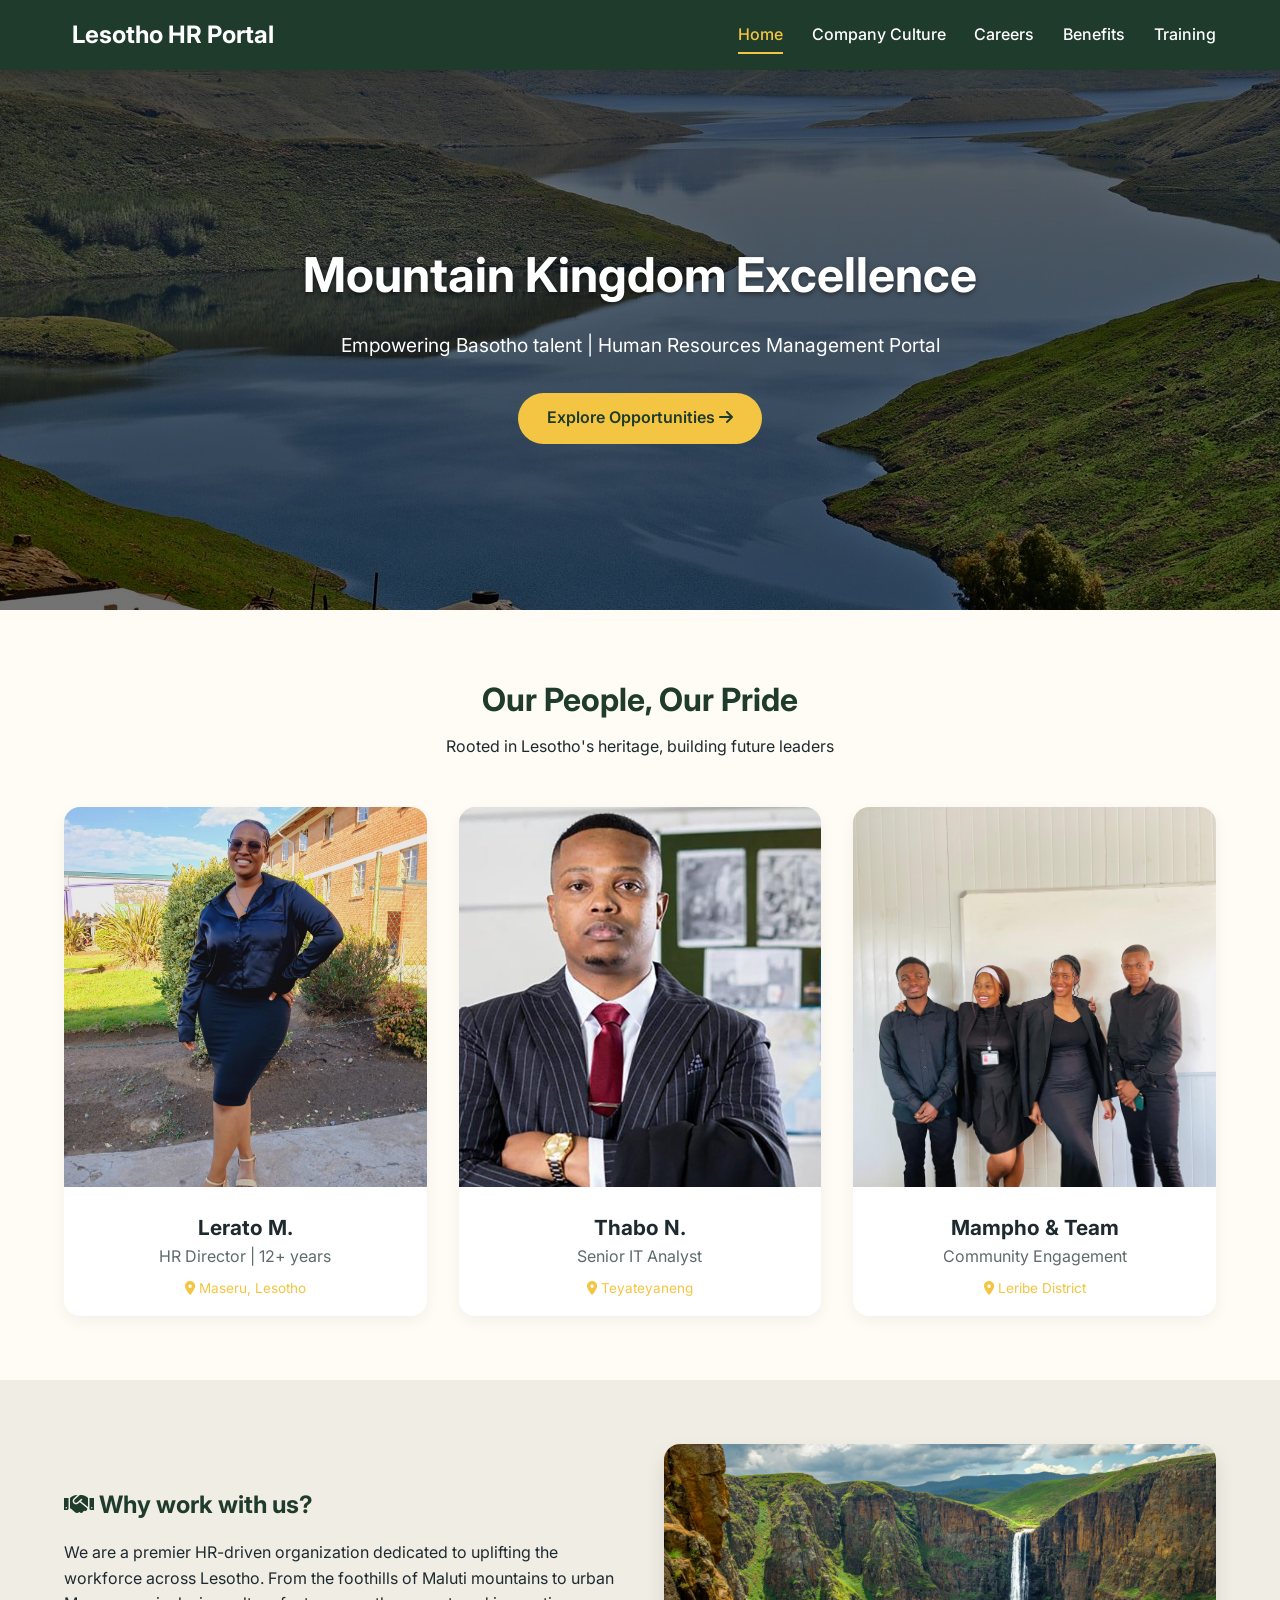
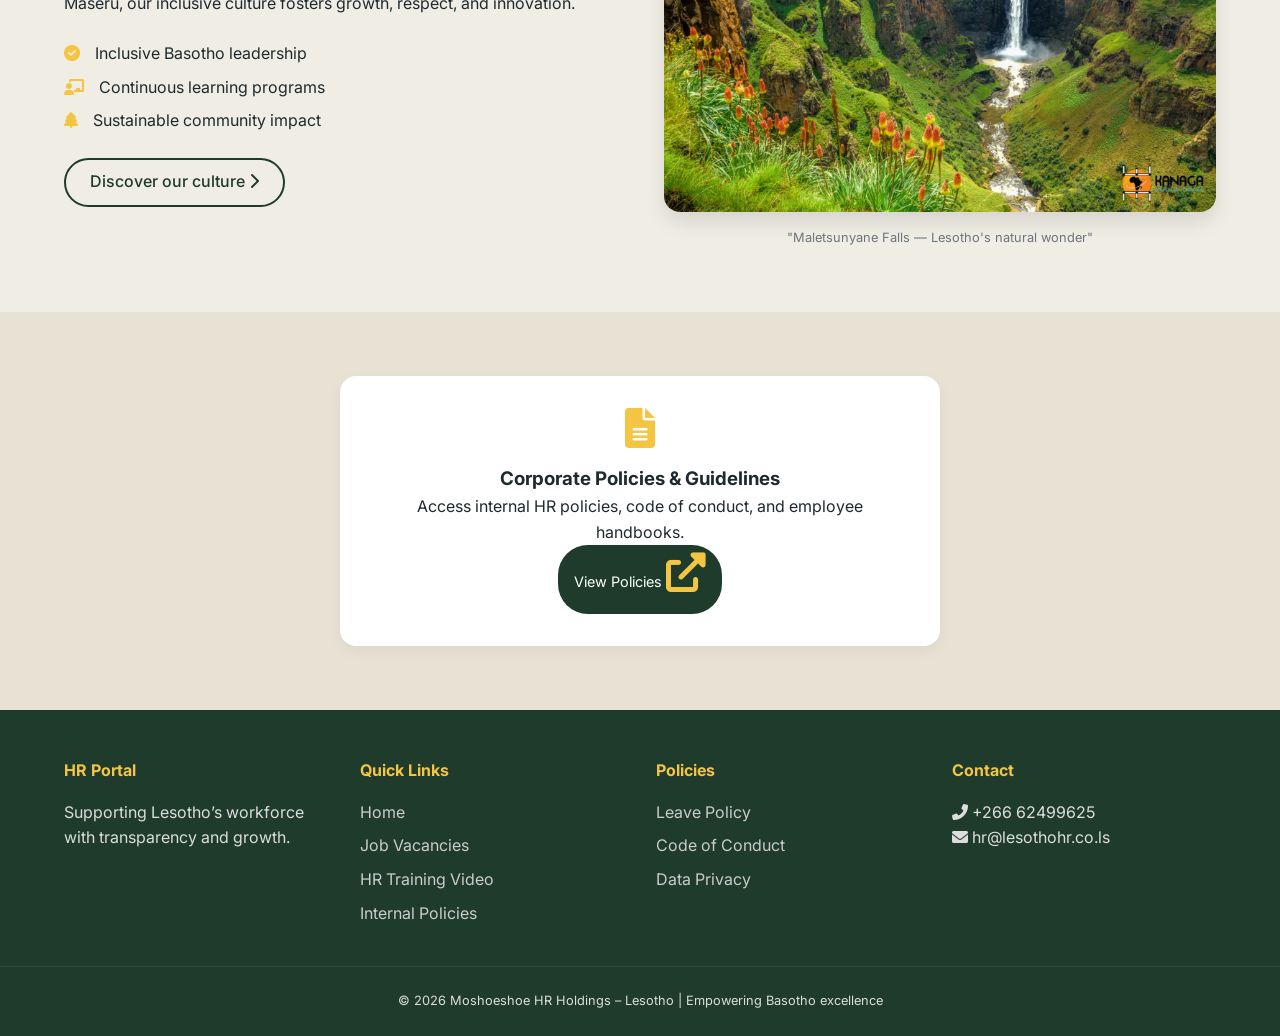
<file: index.html>
<!DOCTYPE html>
<html lang="en">
<head>
  <meta charset="UTF-8">
  <meta name="viewport" content="width=device-width, initial-scale=1.0">
  <title>Home | Lesotho HR Portal</title>
  <link rel="stylesheet" href="style.css">
  <link href="https://fonts.googleapis.com/css2?family=Inter:opsz,wght@14..32,300;14..32,400;14..32,600;14..32,700&display=swap" rel="stylesheet">
  <link rel="stylesheet" href="https://cdnjs.cloudflare.com/ajax/libs/font-awesome/6.0.0-beta3/css/all.min.css">
</head>
<body>

<header>
  <div class="container nav-container">
    <div class="logo">
      <i class="fas fa-mountain-sun"></i>
      <span>Lesotho HR Portal</span>
    </div>
    <nav class="main-nav">
      <ul class="nav-menu">
        <li><a href="index.html" class="active">Home</a></li>
        <li><a href="culture.html">Company Culture</a></li>
        <li><a href="careers.html">Careers</a></li>
        <li><a href="benefits.html">Benefits</a></li>
        <li><a href="training.html">Training</a></li>
      </ul>
    </nav>
    <div class="mobile-menu-toggle"><i class="fas fa-bars"></i></div>
  </div>
</header>

<main>
  <!-- Hero with Lesotho mountain imagery -->
  <section class="hero" style="background-image: linear-gradient(rgba(0,0,0,0.55), rgba(0,0,0,0.55)), url('lesotho-highlands-water.jpg'); background-size: cover; background-position: center 30%;">
    <div class="hero-content">
      <h1>Mountain Kingdom Excellence</h1>
      <p>Empowering Basotho talent | Human Resources Management Portal</p>
      <a href="careers.html" class="btn-primary">Explore Opportunities <i class="fas fa-arrow-right"></i></a>
    </div>
  </section>

  <!-- Staff images (Lesotho-based employees) -->
  <section class="section">
    <div class="container">
      <div class="section-header">
        <h2>Our People, Our Pride</h2>
        <p>Rooted in Lesotho's heritage, building future leaders</p>
      </div>
      <div class="staff-grid">
        <div class="staff-card">
         <img src="Lerato M.jpg" alt="HR Manager in Maseru office">
          <h3>Lerato M.</h3>
          <p>HR Director | 12+ years</p>
          <span class="location"><i class="fas fa-map-marker-alt"></i> Maseru, Lesotho</span>
        </div>
        <div class="staff-card">
          <img src="three.jpg" alt="IT specialist at Lesotho innovation hub">
          <h3>Thabo N.</h3>
          <p>Senior IT Analyst</p>
          <span class="location"><i class="fas fa-map-marker-alt"></i> Teyateyaneng</span>
        </div>
        <div class="staff-card">
          <img src="Mampho and Team.jpg" alt="Field operations team in Lesotho highlands">
          <h3>Mampho & Team</h3>
          <p>Community Engagement</p>
          <span class="location"><i class="fas fa-map-marker-alt"></i> Leribe District</span>
        </div>
      </div>
    </div>
  </section>

  <!-- Lesotho values and call to culture -->
  <section class="section alt-bg">
    <div class="container">
      <div class="two-columns">
        <div class="info-text">
          <h2><i class="fas fa-handshake"></i> Why work with us?</h2>
          <p>We are a premier HR-driven organization dedicated to uplifting the workforce across Lesotho. From the foothills of Maluti mountains to urban Maseru, our inclusive culture fosters growth, respect, and innovation.</p>
          <ul class="custom-list">
            <li><i class="fas fa-check-circle"></i> Inclusive Basotho leadership</li>
            <li><i class="fas fa-chalkboard-user"></i> Continuous learning programs</li>
            <li><i class="fas fa-tree"></i> Sustainable community impact</li>
          </ul>
          <a href="culture.html" class="btn-outline">Discover our culture <i class="fas fa-chevron-right"></i></a>
        </div>
        <div class="info-image">
          <img src="six.jpg" alt="Scenic view of Lesotho highlands">
          <p class="caption">"Maletsunyane Falls — Lesotho's natural wonder"</p>
        </div>
      </div>
    </div>
  </section>

  <!-- Internal link to policies -->
  <section class="section policy-snippet">
    <div class="container">
      <div class="policy-card">
        <i class="fas fa-file-alt"></i>
        <h3>Corporate Policies & Guidelines</h3>
        <p>Access internal HR policies, code of conduct, and employee handbooks.</p>
        <a href="policies.html" class="btn-small">View Policies <i class="fas fa-external-link-alt"></i></a>
      </div>
    </div>
  </section>
</main>

<footer>
  <div class="container footer-grid">
    <div class="footer-col">
      <h4>HR Portal</h4>
      <p>Supporting Lesotho’s workforce with transparency and growth.</p>
    </div>
    <div class="footer-col">
      <h4>Quick Links</h4>
      <ul>
        <li><a href="index.html">Home</a></li>
        <li><a href="careers.html">Job Vacancies</a></li>
        <li><a href="training.html">HR Training Video</a></li>
        <li><a href="policies.html">Internal Policies</a></li>
      </ul>
    </div>
    <div class="footer-col">
      <h4>Policies</h4>
      <ul>
        <li><a href="policies.html#leave">Leave Policy</a></li>
        <li><a href="policies.html#ethics">Code of Conduct</a></li>
        <li><a href="policies.html#data">Data Privacy</a></li>
      </ul>
    </div>
    <div class="footer-col">
      <h4>Contact</h4>
      <p><i class="fas fa-phone-alt"></i> +266 62499625</p>
      <p><i class="fas fa-envelope"></i> hr@lesothohr.co.ls</p>
    </div>
  </div>
  <div class="copyright">
    <p>© 2026 Moshoeshoe HR Holdings – Lesotho | Empowering Basotho excellence</p>
  </div>
</footer>

<script>
  const toggleBtn = document.querySelector('.mobile-menu-toggle');
  const navMenu = document.querySelector('.nav-menu');
  if(toggleBtn) {
    toggleBtn.addEventListener('click', () => {
      navMenu.classList.toggle('show');
    });
  }
</script>
</body>
</html>
</file>
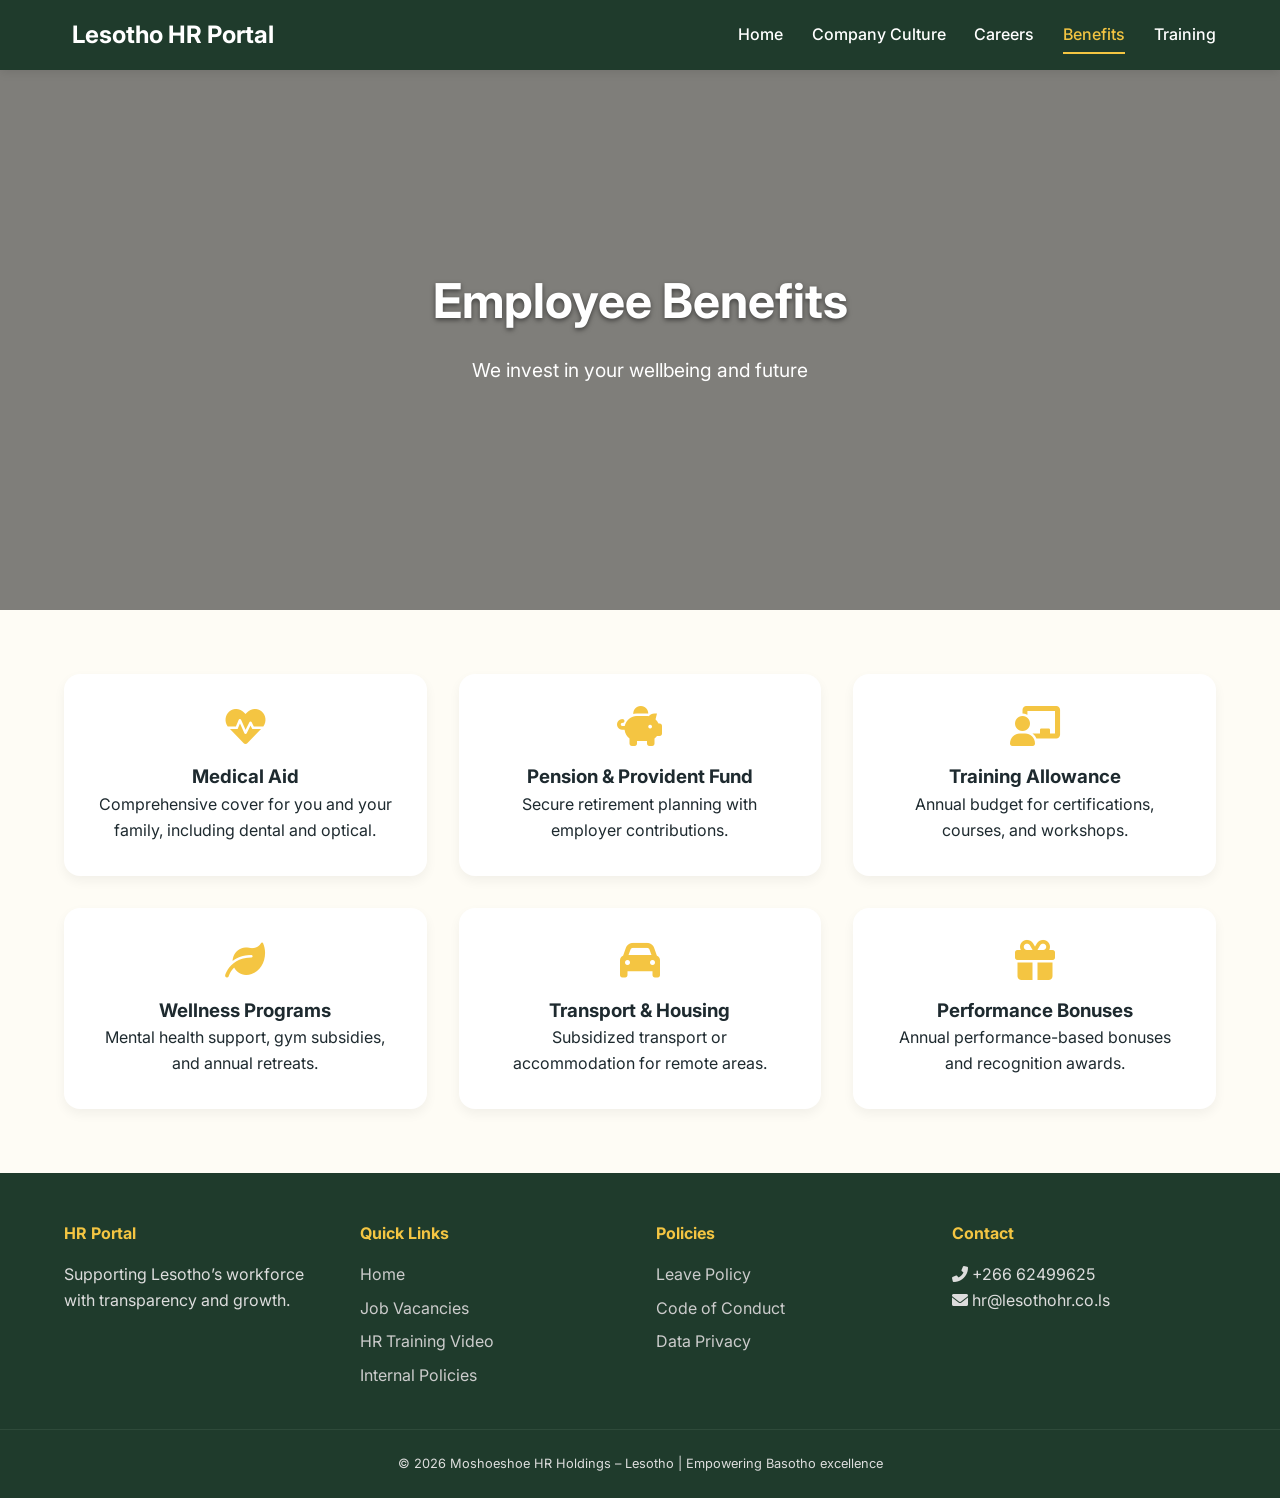
<file: benefits.html>
<!DOCTYPE html>
<html lang="en">
<head>
  <meta charset="UTF-8">
  <meta name="viewport" content="width=device-width, initial-scale=1.0">
  <title>Employee Benefits | Lesotho HR Portal</title>
  <link rel="stylesheet" href="style.css">
  <link href="https://fonts.googleapis.com/css2?family=Inter:opsz,wght@14..32,300;14..32,400;14..32,600;14..32,700&display=swap" rel="stylesheet">
  <link rel="stylesheet" href="https://cdnjs.cloudflare.com/ajax/libs/font-awesome/6.0.0-beta3/css/all.min.css">
</head>
<body>

<header>
  <div class="container nav-container">
    <div class="logo">
      <i class="fas fa-mountain-sun"></i>
      <span>Lesotho HR Portal</span>
    </div>
    <nav class="main-nav">
      <ul class="nav-menu">
        <li><a href="index.html">Home</a></li>
        <li><a href="culture.html">Company Culture</a></li>
        <li><a href="careers.html">Careers</a></li>
        <li><a href="benefits.html" class="active">Benefits</a></li>
        <li><a href="training.html">Training</a></li>
      </ul>
    </nav>
    <div class="mobile-menu-toggle"><i class="fas fa-bars"></i></div>
  </div>
</header>

<main>
  <section class="hero" style="background-image: linear-gradient(rgba(0,0,0,0.5), rgba(0,0,0,0.5)), url('https://images.pexels.com/photos/7615460/pexels-photo-7615460.jpeg?auto=compress&cs=tinysrgb&w=1600');">
    <div class="hero-content">
      <h1>Employee Benefits</h1>
      <p>We invest in your wellbeing and future</p>
    </div>
  </section>

  <section class="section">
    <div class="container">
      <div class="benefits-grid">
        <div class="benefit-card">
          <i class="fas fa-heartbeat"></i>
          <h3>Medical Aid</h3>
          <p>Comprehensive cover for you and your family, including dental and optical.</p>
        </div>
        <div class="benefit-card">
          <i class="fas fa-piggy-bank"></i>
          <h3>Pension & Provident Fund</h3>
          <p>Secure retirement planning with employer contributions.</p>
        </div>
        <div class="benefit-card">
          <i class="fas fa-chalkboard-teacher"></i>
          <h3>Training Allowance</h3>
          <p>Annual budget for certifications, courses, and workshops.</p>
        </div>
        <div class="benefit-card">
          <i class="fas fa-leaf"></i>
          <h3>Wellness Programs</h3>
          <p>Mental health support, gym subsidies, and annual retreats.</p>
        </div>
        <div class="benefit-card">
          <i class="fas fa-car"></i>
          <h3>Transport & Housing</h3>
          <p>Subsidized transport or accommodation for remote areas.</p>
        </div>
        <div class="benefit-card">
          <i class="fas fa-gift"></i>
          <h3>Performance Bonuses</h3>
          <p>Annual performance-based bonuses and recognition awards.</p>
        </div>
      </div>
    </div>
  </section>
</main>

<footer>
  <div class="container footer-grid">
    <div class="footer-col">
      <h4>HR Portal</h4>
      <p>Supporting Lesotho’s workforce with transparency and growth.</p>
    </div>
    <div class="footer-col">
      <h4>Quick Links</h4>
      <ul>
        <li><a href="index.html">Home</a></li>
        <li><a href="careers.html">Job Vacancies</a></li>
        <li><a href="training.html">HR Training Video</a></li>
        <li><a href="policies.html">Internal Policies</a></li>
      </ul>
    </div>
    <div class="footer-col">
      <h4>Policies</h4>
      <ul>
        <li><a href="policies.html#leave">Leave Policy</a></li>
        <li><a href="policies.html#ethics">Code of Conduct</a></li>
        <li><a href="policies.html#data">Data Privacy</a></li>
      </ul>
    </div>
    <div class="footer-col">
      <h4>Contact</h4>
      <p><i class="fas fa-phone-alt"></i> +266 62499625</p>
      <p><i class="fas fa-envelope"></i> hr@lesothohr.co.ls</p>
    </div>
  </div>
  <div class="copyright">
    <p>© 2026 Moshoeshoe HR Holdings – Lesotho | Empowering Basotho excellence</p>
  </div>
</footer>

<script>
  const toggleBtn = document.querySelector('.mobile-menu-toggle');
  const navMenu = document.querySelector('.nav-menu');
  if(toggleBtn) {
    toggleBtn.addEventListener('click', () => {
      navMenu.classList.toggle('show');
    });
  }
</script>
</body>
</html>
</file>
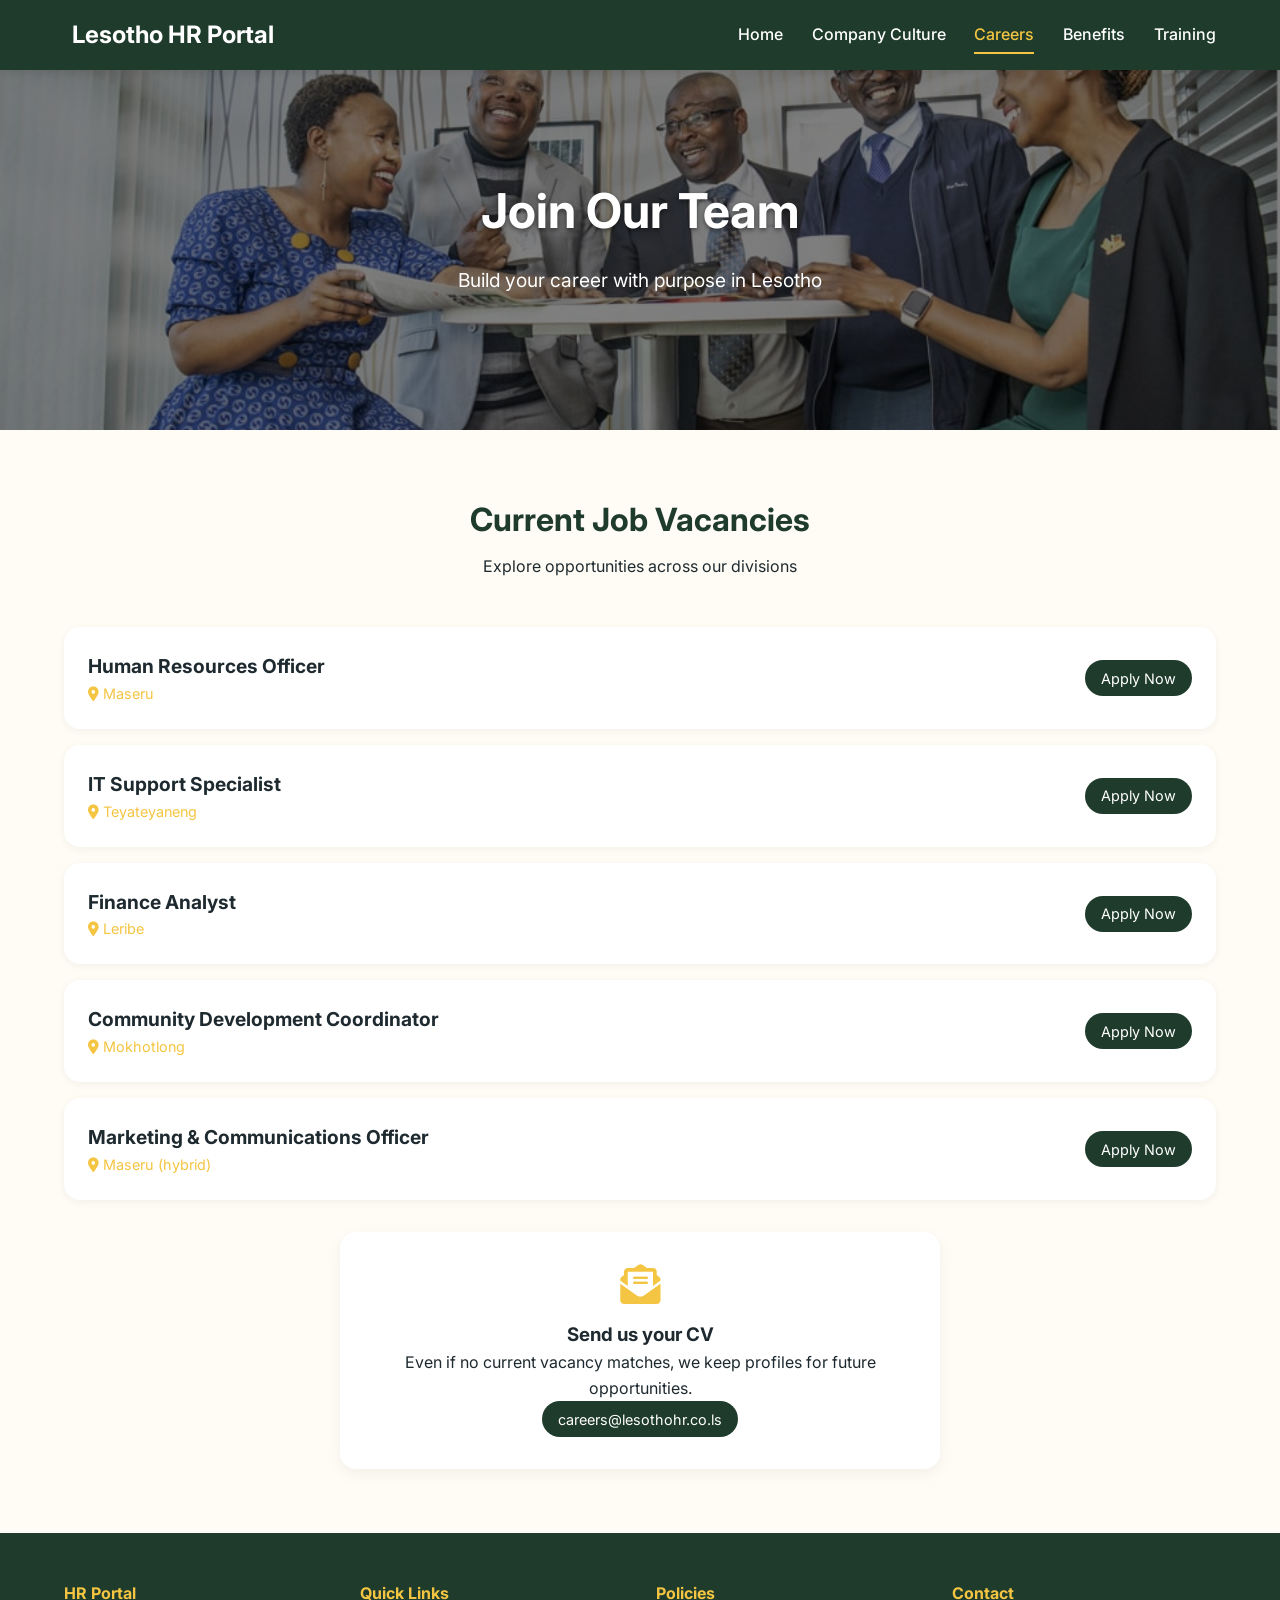
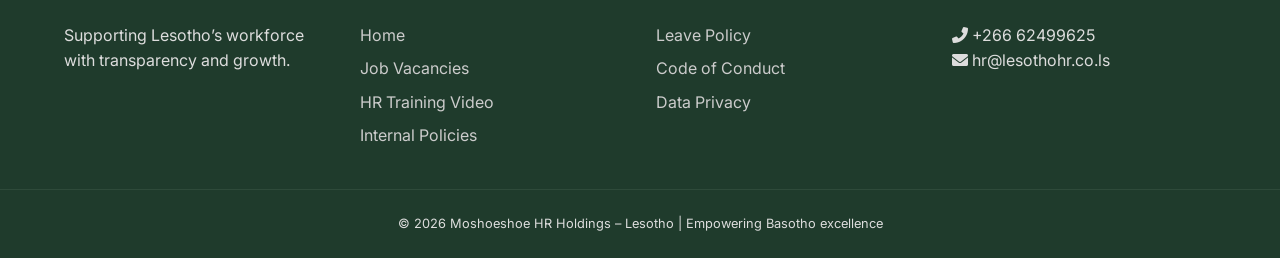
<file: careers.html>
<!DOCTYPE html>
<html lang="en">
<head>
  <meta charset="UTF-8">
  <meta name="viewport" content="width=device-width, initial-scale=1.0">
  <title>Careers | Lesotho HR Portal</title>
  <link rel="stylesheet" href="style.css">
  <link href="https://fonts.googleapis.com/css2?family=Inter:opsz,wght@14..32,300;14..32,400;14..32,600;14..32,700&display=swap" rel="stylesheet">
  <link rel="stylesheet" href="https://cdnjs.cloudflare.com/ajax/libs/font-awesome/6.0.0-beta3/css/all.min.css">
</head>
<body>

<header>
  <div class="container nav-container">
    <div class="logo">
      <i class="fas fa-mountain-sun"></i>
      <span>Lesotho HR Portal</span>
    </div>
    <nav class="main-nav">
      <ul class="nav-menu">
        <li><a href="index.html">Home</a></li>
        <li><a href="culture.html">Company Culture</a></li>
        <li><a href="careers.html" class="active">Careers</a></li>
        <li><a href="benefits.html">Benefits</a></li>
        <li><a href="training.html">Training</a></li>
      </ul>
    </nav>
    <div class="mobile-menu-toggle"><i class="fas fa-bars"></i></div>
  </div>
</header>

<main>
  <section class="hero" style="background-image: linear-gradient(rgba(0,0,0,0.5), rgba(0,0,0,0.5)), url(BASOTHO\ WORK.jpg); min-height: 40vh;">
    <div class="hero-content">
      <h1>Join Our Team</h1>
      <p>Build your career with purpose in Lesotho</p>
    </div>
  </section>

  <section class="section">
    <div class="container">
      <div class="section-header">
        <h2>Current Job Vacancies</h2>
        <p>Explore opportunities across our divisions</p>
      </div>
      <div class="job-listings">
        <!-- Job vacancy listings as unordered list style -->
        <div class="job-item">
          <div>
            <div class="job-title">Human Resources Officer</div>
            <div class="job-location"><i class="fas fa-map-marker-alt"></i> Maseru</div>
          </div>
          <a href="#" class="btn-small">Apply Now</a>
        </div>
        <div class="job-item">
          <div>
            <div class="job-title">IT Support Specialist</div>
            <div class="job-location"><i class="fas fa-map-marker-alt"></i> Teyateyaneng</div>
          </div>
          <a href="#" class="btn-small">Apply Now</a>
        </div>
        <div class="job-item">
          <div>
            <div class="job-title">Finance Analyst</div>
            <div class="job-location"><i class="fas fa-map-marker-alt"></i> Leribe</div>
          </div>
          <a href="#" class="btn-small">Apply Now</a>
        </div>
        <div class="job-item">
          <div>
            <div class="job-title">Community Development Coordinator</div>
            <div class="job-location"><i class="fas fa-map-marker-alt"></i> Mokhotlong</div>
          </div>
          <a href="#" class="btn-small">Apply Now</a>
        </div>
        <div class="job-item">
          <div>
            <div class="job-title">Marketing & Communications Officer</div>
            <div class="job-location"><i class="fas fa-map-marker-alt"></i> Maseru (hybrid)</div>
          </div>
          <a href="#" class="btn-small">Apply Now</a>
        </div>
      </div>
      <div class="policy-card" style="margin-top:2rem;">
        <i class="fas fa-envelope-open-text"></i>
        <h3>Send us your CV</h3>
        <p>Even if no current vacancy matches, we keep profiles for future opportunities.</p>
        <a href="#" class="btn-small">careers@lesothohr.co.ls</a>
      </div>
    </div>
  </section>
</main>

<footer>
  <div class="container footer-grid">
    <div class="footer-col">
      <h4>HR Portal</h4>
      <p>Supporting Lesotho’s workforce with transparency and growth.</p>
    </div>
    <div class="footer-col">
      <h4>Quick Links</h4>
      <ul>
        <li><a href="index.html">Home</a></li>
        <li><a href="careers.html">Job Vacancies</a></li>
        <li><a href="training.html">HR Training Video</a></li>
        <li><a href="policies.html">Internal Policies</a></li>
      </ul>
    </div>
    <div class="footer-col">
      <h4>Policies</h4>
      <ul>
        <li><a href="policies.html#leave">Leave Policy</a></li>
        <li><a href="policies.html#ethics">Code of Conduct</a></li>
        <li><a href="policies.html#data">Data Privacy</a></li>
      </ul>
    </div>
    <div class="footer-col">
      <h4>Contact</h4>
      <p><i class="fas fa-phone-alt"></i> +266 62499625</p>
      <p><i class="fas fa-envelope"></i> hr@lesothohr.co.ls</p>
    </div>
  </div>
  <div class="copyright">
    <p>© 2026 Moshoeshoe HR Holdings – Lesotho | Empowering Basotho excellence</p>
  </div>
</footer>

<script>
  const toggleBtn = document.querySelector('.mobile-menu-toggle');
  const navMenu = document.querySelector('.nav-menu');
  if(toggleBtn) {
    toggleBtn.addEventListener('click', () => {
      navMenu.classList.toggle('show');
    });
  }
</script>
</body>
</html>
</file>
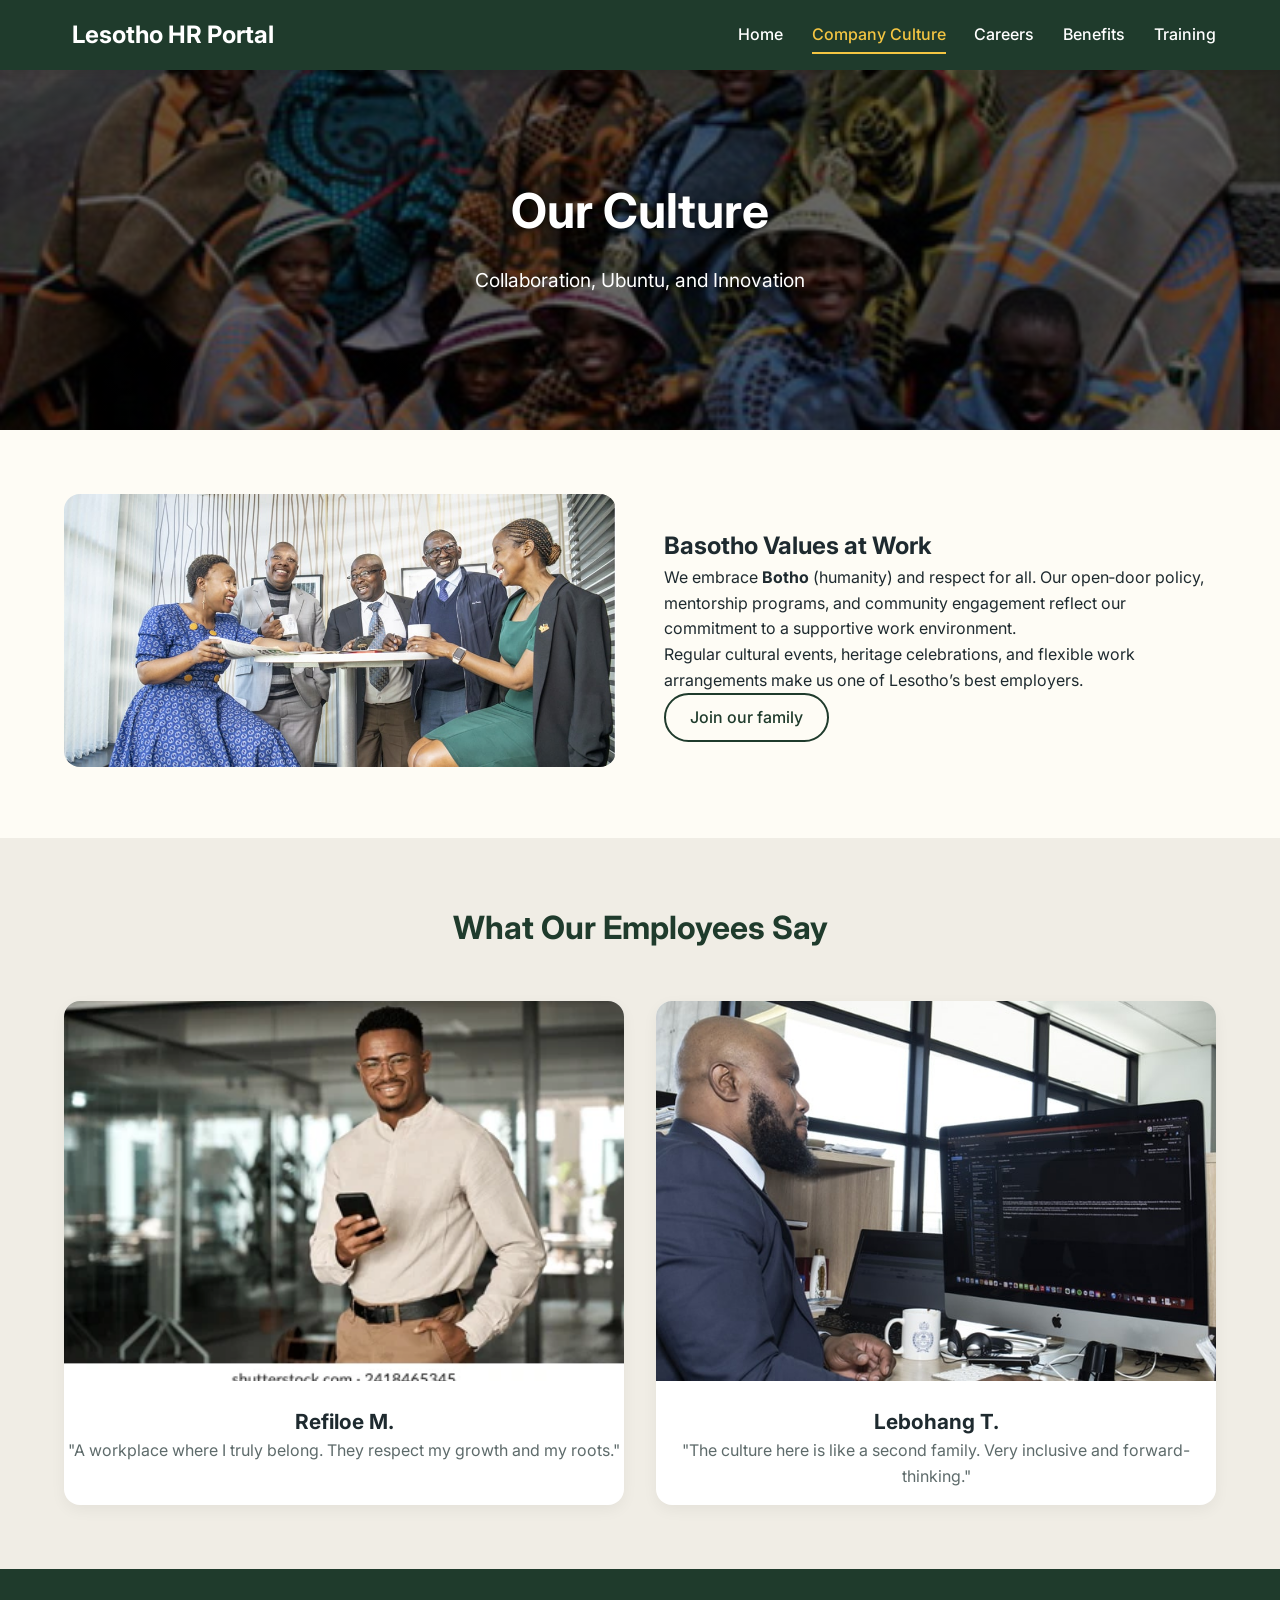
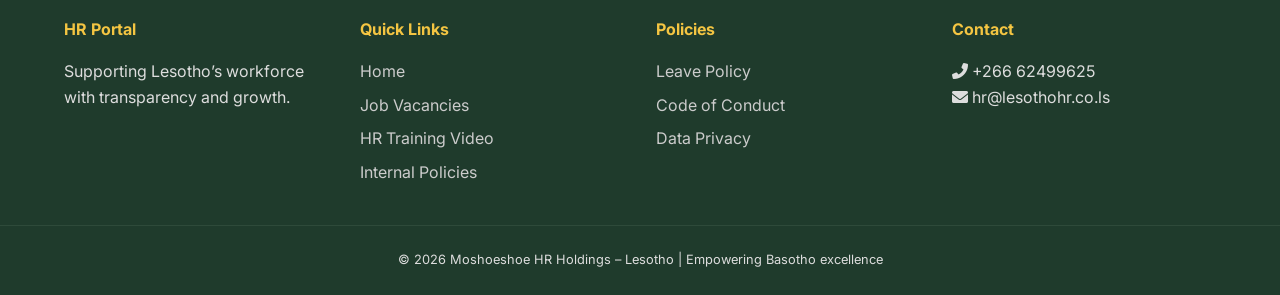
<file: culture.html>
<!DOCTYPE html>
<html lang="en">
<head>
  <meta charset="UTF-8">
  <meta name="viewport" content="width=device-width, initial-scale=1.0">
  <title>Company Culture | Lesotho HR Portal</title>
  <link rel="stylesheet" href="style.css">
  <link href="https://fonts.googleapis.com/css2?family=Inter:opsz,wght@14..32,300;14..32,400;14..32,600;14..32,700&display=swap" rel="stylesheet">
  <link rel="stylesheet" href="https://cdnjs.cloudflare.com/ajax/libs/font-awesome/6.0.0-beta3/css/all.min.css">
</head>
<body>

<header>
  <div class="container nav-container">
    <div class="logo">
      <i class="fas fa-mountain-sun"></i>
      <span>Lesotho HR Portal</span>
    </div>
    <nav class="main-nav">
      <ul class="nav-menu">
        <li><a href="index.html">Home</a></li>
        <li><a href="culture.html" class="active">Company Culture</a></li>
        <li><a href="careers.html">Careers</a></li>
        <li><a href="benefits.html">Benefits</a></li>
        <li><a href="training.html">Training</a></li>
      </ul>
    </nav>
    <div class="mobile-menu-toggle"><i class="fas fa-bars"></i></div>
  </div>
</header>

<main>
  <section class="hero" style="background-image: linear-gradient(rgba(0,0,0,0.6), rgba(0,0,0,0.6)), url('Basotho.jpg'); min-height: 40vh;">
    <div class="hero-content">
      <h1>Our Culture</h1>
      <p>Collaboration, Ubuntu, and Innovation</p>
    </div>
  </section>

  <section class="section">
    <div class="container">
      <div class="two-columns">
        <div>
          <img src="BASOTHO WORK.jpg" alt="Team meeting in Lesotho" style="width:100%; border-radius:1rem;">
        </div>
        <div>
          <h2>Basotho Values at Work</h2>
          <p>We embrace <strong>Botho</strong> (humanity) and respect for all. Our open‑door policy, mentorship programs, and community engagement reflect our commitment to a supportive work environment.</p>
          <p>Regular cultural events, heritage celebrations, and flexible work arrangements make us one of Lesotho’s best employers.</p>
          <a href="careers.html" class="btn-outline">Join our family</a>
        </div>
      </div>
    </div>
  </section>

  <section class="section alt-bg">
    <div class="container">
      <div class="section-header">
        <h2>What Our Employees Say</h2>
      </div>
      <div class="staff-grid">
        <div class="staff-card">
          <img src="seven.jpg " alt="Employee testimonial">
          <h3>Refiloe M.</h3>
          <p>"A workplace where I truly belong. They respect my growth and my roots."</p>
        </div>
        <div class="staff-card">
          <img src="Lebohang T.jpg" alt="Employee testimonial">
          <h3>Lebohang T.</h3>
          <p>"The culture here is like a second family. Very inclusive and forward-thinking."</p>
        </div>
      </div>
    </div>
  </section>
</main>

<footer>
  <div class="container footer-grid">
    <div class="footer-col">
      <h4>HR Portal</h4>
      <p>Supporting Lesotho’s workforce with transparency and growth.</p>
    </div>
    <div class="footer-col">
      <h4>Quick Links</h4>
      <ul>
        <li><a href="index.html">Home</a></li>
        <li><a href="careers.html">Job Vacancies</a></li>
        <li><a href="training.html">HR Training Video</a></li>
        <li><a href="policies.html">Internal Policies</a></li>
      </ul>
    </div>
    <div class="footer-col">
      <h4>Policies</h4>
      <ul>
        <li><a href="policies.html#leave">Leave Policy</a></li>
        <li><a href="policies.html#ethics">Code of Conduct</a></li>
        <li><a href="policies.html#data">Data Privacy</a></li>
      </ul>
    </div>
    <div class="footer-col">
      <h4>Contact</h4>
      <p><i class="fas fa-phone-alt"></i> +266 62499625</p>
      <p><i class="fas fa-envelope"></i> hr@lesothohr.co.ls</p>
    </div>
  </div>
  <div class="copyright">
    <p>© 2026 Moshoeshoe HR Holdings – Lesotho | Empowering Basotho excellence</p>
  </div>
</footer>

<script>
  const toggleBtn = document.querySelector('.mobile-menu-toggle');
  const navMenu = document.querySelector('.nav-menu');
  if(toggleBtn) {
    toggleBtn.addEventListener('click', () => {
      navMenu.classList.toggle('show');
    });
  }
</script>
</body>
</html>
</file>
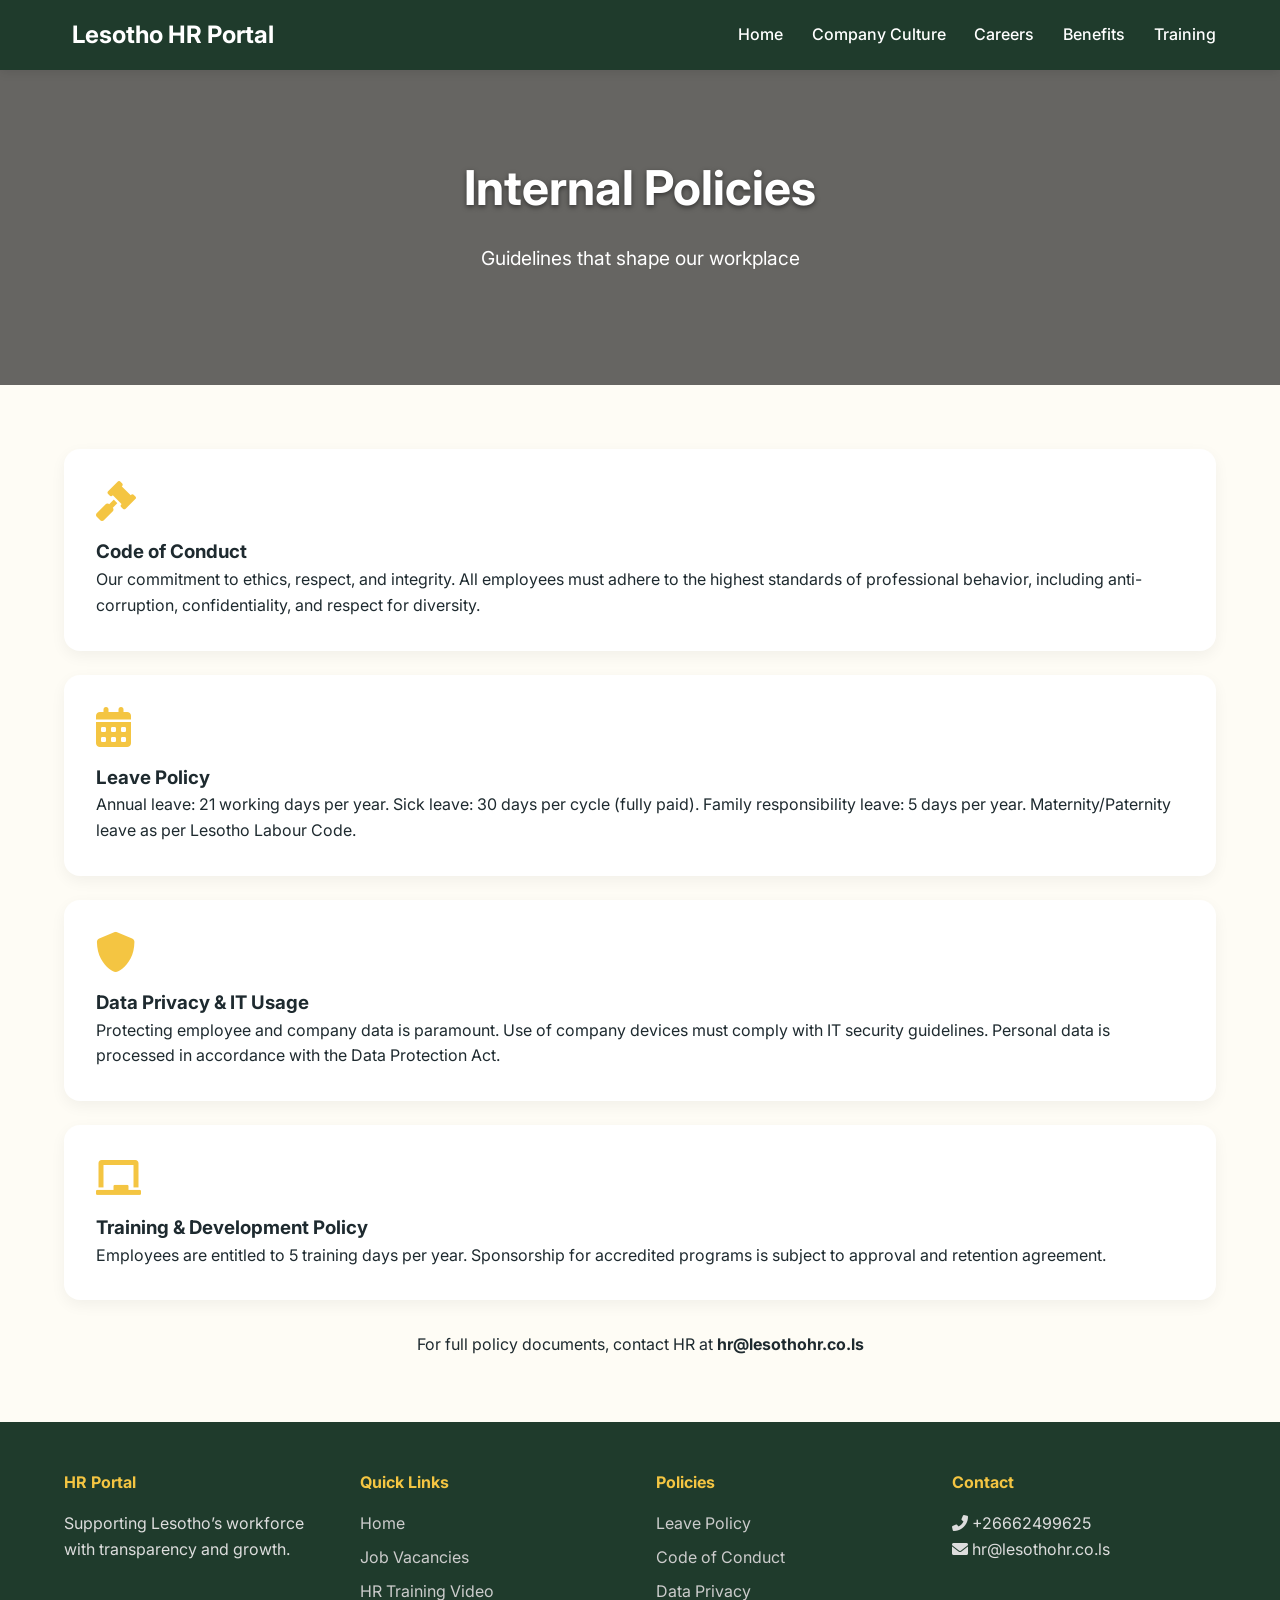
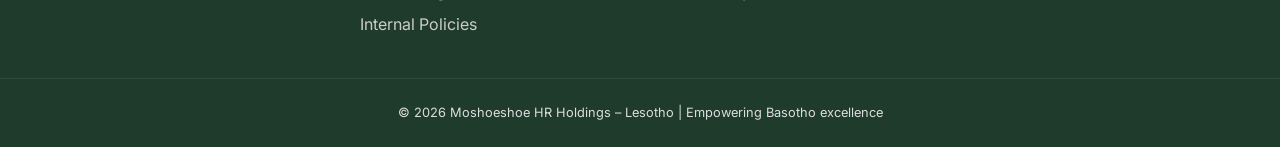
<file: policies.html>
<!DOCTYPE html>
<html lang="en">
<head>
  <meta charset="UTF-8">
  <meta name="viewport" content="width=device-width, initial-scale=1.0">
  <title>Internal Policies | Lesotho HR Portal</title>
  <link rel="stylesheet" href="style.css">
  <link href="https://fonts.googleapis.com/css2?family=Inter:opsz,wght@14..32,300;14..32,400;14..32,600;14..32,700&display=swap" rel="stylesheet">
  <link rel="stylesheet" href="https://cdnjs.cloudflare.com/ajax/libs/font-awesome/6.0.0-beta3/css/all.min.css">
</head>
<body>

<header>
  <div class="container nav-container">
    <div class="logo">
      <i class="fas fa-mountain-sun"></i>
      <span>Lesotho HR Portal</span>
    </div>
    <nav class="main-nav">
      <ul class="nav-menu">
        <li><a href="index.html">Home</a></li>
        <li><a href="culture.html">Company Culture</a></li>
        <li><a href="careers.html">Careers</a></li>
        <li><a href="benefits.html">Benefits</a></li>
        <li><a href="training.html">Training</a></li>
      </ul>
    </nav>
    <div class="mobile-menu-toggle"><i class="fas fa-bars"></i></div>
  </div>
</header>

<main>
  <section class="hero" style="background-image: linear-gradient(rgba(0,0,0,0.6), rgba(0,0,0,0.6)), url('https://images.pexels.com/photos/590041/pexels-photo-590041.jpeg?auto=compress&cs=tinysrgb&w=1600'); min-height: 35vh;">
    <div class="hero-content">
      <h1>Internal Policies</h1>
      <p>Guidelines that shape our workplace</p>
    </div>
  </section>

  <section class="section">
    <div class="container">
      <div class="policy-card" style="max-width: 100%; text-align: left;">
        <i class="fas fa-gavel"></i>
        <h3 id="ethics">Code of Conduct</h3>
        <p>Our commitment to ethics, respect, and integrity. All employees must adhere to the highest standards of professional behavior, including anti-corruption, confidentiality, and respect for diversity.</p>
      </div>

      <div class="policy-card" style="max-width: 100%; text-align: left; margin-top:1.5rem;">
        <i class="fas fa-calendar-alt"></i>
        <h3 id="leave">Leave Policy</h3>
        <p>Annual leave: 21 working days per year. Sick leave: 30 days per cycle (fully paid). Family responsibility leave: 5 days per year. Maternity/Paternity leave as per Lesotho Labour Code.</p>
      </div>

      <div class="policy-card" style="max-width: 100%; text-align: left; margin-top:1.5rem;">
        <i class="fas fa-shield-alt"></i>
        <h3 id="data">Data Privacy & IT Usage</h3>
        <p>Protecting employee and company data is paramount. Use of company devices must comply with IT security guidelines. Personal data is processed in accordance with the Data Protection Act.</p>
      </div>

      <div class="policy-card" style="max-width: 100%; text-align: left; margin-top:1.5rem;">
        <i class="fas fa-chalkboard"></i>
        <h3>Training & Development Policy</h3>
        <p>Employees are entitled to 5 training days per year. Sponsorship for accredited programs is subject to approval and retention agreement.</p>
      </div>

      <div class="info-text" style="text-align:center; margin-top:2rem;">
        <p>For full policy documents, contact HR at <strong>hr@lesothohr.co.ls</strong></p>
      </div>
    </div>
  </section>
</main>

<footer>
  <div class="container footer-grid">
    <div class="footer-col">
      <h4>HR Portal</h4>
      <p>Supporting Lesotho’s workforce with transparency and growth.</p>
    </div>
    <div class="footer-col">
      <h4>Quick Links</h4>
      <ul>
        <li><a href="index.html">Home</a></li>
        <li><a href="careers.html">Job Vacancies</a></li>
        <li><a href="training.html">HR Training Video</a></li>
        <li><a href="policies.html">Internal Policies</a></li>
      </ul>
    </div>
    <div class="footer-col">
      <h4>Policies</h4>
      <ul>
        <li><a href="policies.html#leave">Leave Policy</a></li>
        <li><a href="policies.html#ethics">Code of Conduct</a></li>
        <li><a href="policies.html#data">Data Privacy</a></li>
      </ul>
    </div>
    <div class="footer-col">
      <h4>Contact</h4>
      <p><i class="fas fa-phone-alt"></i> +26662499625</p>
      <p><i class="fas fa-envelope"></i> hr@lesothohr.co.ls</p>
    </div>
  </div>
  <div class="copyright">
    <p>© 2026 Moshoeshoe HR Holdings – Lesotho | Empowering Basotho excellence</p>
  </div>
</footer>

<script>
  const toggleBtn = document.querySelector('.mobile-menu-toggle');
  const navMenu = document.querySelector('.nav-menu');
  if(toggleBtn) {
    toggleBtn.addEventListener('click', () => {
      navMenu.classList.toggle('show');
    });
  }
</script>
</body>
</html>
</file>
<file: style.css>
* {
  margin: 0;
  padding: 0;
  box-sizing: border-box;
}

body {
  font-family: 'Inter', sans-serif;
  background-color: #fefcf5;
  color: #1e2a2f;
  line-height: 1.6;
}

.container {
  width: 90%;
  max-width: 1200px;
  margin: 0 auto;
}

/* Header & Navigation */
header {
  background: #1f3b2c;
  color: white;
  padding: 1rem 0;
  position: sticky;
  top: 0;
  z-index: 100;
  box-shadow: 0 2px 10px rgba(0,0,0,0.1);
}

.nav-container {
  display: flex;
  justify-content: space-between;
  align-items: center;
  flex-wrap: wrap;
}

.logo {
  font-size: 1.5rem;
  font-weight: 700;
  display: flex;
  align-items: center;
  gap: 0.5rem;
}

.logo i {
  color: #f4c542;
}

.nav-menu {
  display: flex;
  list-style: none;
  gap: 1.8rem;
}

.nav-menu a {
  color: white;
  text-decoration: none;
  font-weight: 500;
  transition: 0.2s;
  padding: 0.5rem 0;
  border-bottom: 2px solid transparent;
}

.nav-menu a:hover,
.nav-menu a.active {
  border-bottom-color: #f4c542;
  color: #f4c542;
}

.mobile-menu-toggle {
  display: none;
  font-size: 1.5rem;
  cursor: pointer;
}

/* Buttons */
.btn-primary {
  background: #f4c542;
  color: #1f3b2c;
  padding: 0.8rem 1.8rem;
  text-decoration: none;
  font-weight: 600;
  border-radius: 40px;
  display: inline-block;
  transition: 0.2s;
  border: none;
  cursor: pointer;
}

.btn-primary:hover {
  background: #e0b034;
  transform: translateY(-2px);
}

.btn-outline {
  border: 2px solid #1f3b2c;
  color: #1f3b2c;
  padding: 0.6rem 1.5rem;
  text-decoration: none;
  border-radius: 40px;
  font-weight: 500;
  display: inline-block;
  transition: 0.2s;
}

.btn-outline:hover {
  background: #1f3b2c;
  color: white;
}

.btn-small {
  background: #1f3b2c;
  color: white;
  padding: 0.4rem 1rem;
  border-radius: 30px;
  text-decoration: none;
  font-size: 0.9rem;
  display: inline-block;
}

/* Hero */
.hero {
  min-height: 60vh;
  display: flex;
  align-items: center;
  justify-content: center;
  text-align: center;
  color: white;
  background-size: cover;
  background-position: center;
}

.hero-content h1 {
  font-size: 3rem;
  margin-bottom: 1rem;
  text-shadow: 0 2px 5px rgba(0,0,0,0.5);
}

.hero-content p {
  font-size: 1.2rem;
  margin-bottom: 2rem;
}

/* Sections */
.section {
  padding: 4rem 0;
}

.alt-bg {
  background: #f0ede5;
}

.section-header {
  text-align: center;
  margin-bottom: 3rem;
}

.section-header h2 {
  font-size: 2rem;
  color: #1f3b2c;
  margin-bottom: 0.5rem;
}

/* Staff grid */
.staff-grid {
  display: grid;
  grid-template-columns: repeat(auto-fit, minmax(280px, 1fr));
  gap: 2rem;
}

.staff-card {
  background: white;
  border-radius: 1rem;
  overflow: hidden;
  box-shadow: 0 5px 15px rgba(0,0,0,0.05);
  transition: transform 0.2s;
  text-align: center;
  padding-bottom: 1rem;
}

.staff-card:hover {
  transform: translateY(-5px);
}

.staff-card img {
  width: 100%;
  height: 380px;
  object-fit: cover;
}

.staff-card h3 {
  margin-top: 1rem;
  font-size: 1.3rem;
}

.staff-card p {
  color: #5e6b6b;
}

.location {
  display: inline-block;
  margin-top: 0.5rem;
  font-size: 0.85rem;
  color: #f4c542;
}

/* Two columns */
.two-columns {
  display: grid;
  grid-template-columns: 1fr 1fr;
  gap: 3rem;
  align-items: center;
}

.info-text h2 {
  color: #1f3b2c;
  margin-bottom: 1rem;
}

.custom-list {
  list-style: none;
  margin: 1.5rem 0;
}

.custom-list li {
  margin: 0.5rem 0;
}

.custom-list i {
  color: #f4c542;
  margin-right: 0.7rem;
}

.info-image img {
  width: 100%;
  border-radius: 1rem;
  box-shadow: 0 10px 20px rgba(0,0,0,0.1);
}

.caption {
  text-align: center;
  font-size: 0.8rem;
  margin-top: 0.5rem;
  color: #6c757d;
}

/* Policy card */
.policy-snippet {
  background: #e7e2d4;
}

.policy-card {
  background: white;
  padding: 2rem;
  border-radius: 1rem;
  text-align: center;
  max-width: 600px;
  margin: 0 auto;
  box-shadow: 0 5px 15px rgba(0,0,0,0.05);
}

.policy-card i {
  font-size: 2.5rem;
  color: #f4c542;
  margin-bottom: 1rem;
}

/* Job listings */
.job-listings {
  margin-top: 2rem;
}

.job-item {
  background: white;
  padding: 1.5rem;
  border-radius: 1rem;
  margin-bottom: 1rem;
  box-shadow: 0 2px 8px rgba(0,0,0,0.05);
  display: flex;
  justify-content: space-between;
  flex-wrap: wrap;
  align-items: center;
}

.job-title {
  font-size: 1.2rem;
  font-weight: 700;
}

.job-location {
  color: #f4c542;
  font-size: 0.9rem;
}

/* Benefits cards */
.benefits-grid {
  display: grid;
  grid-template-columns: repeat(auto-fit, minmax(280px, 1fr));
  gap: 2rem;
}

.benefit-card {
  background: white;
  padding: 2rem;
  border-radius: 1rem;
  text-align: center;
  box-shadow: 0 5px 12px rgba(0,0,0,0.05);
}

.benefit-card i {
  font-size: 2.5rem;
  color: #f4c542;
  margin-bottom: 1rem;
}

/* Video container */
.video-container {
  max-width: 800px;
  margin: 2rem auto;
  border-radius: 1rem;
  overflow: hidden;

}

.video-container iframe {
  width: 100%;
  height: 450px;
  display: block;
}

/* Footer */
footer {
  background: #1f3b2c;
  color: #ddd;
  padding-top: 3rem;
}

.footer-grid {
  display: grid;
  grid-template-columns: repeat(auto-fit, minmax(200px, 1fr));
  gap: 2rem;
  margin-bottom: 2rem;
}

.footer-col h4 {
  color: #f4c542;
  margin-bottom: 1rem;
}

.footer-col ul {
  list-style: none;
}

.footer-col ul li {
  margin-bottom: 0.5rem;
}

.footer-col a {
  color: #ccc;
  text-decoration: none;
}

.footer-col a:hover {
  color: #f4c542;
}

.copyright {
  text-align: center;
  border-top: 1px solid #2e4a3a;
  padding: 1.5rem;
  font-size: 0.8rem;
}

/* Responsive */
@media (max-width: 768px) {
  .nav-menu {
    display: none;
    flex-direction: column;
    width: 100%;
    background: #1f3b2c;
    padding: 1rem 0;
    gap: 1rem;
    text-align: center;
  }

  .nav-menu.show {
    display: flex;
  }

  .mobile-menu-toggle {
    display: block;
  }

  .two-columns {
    grid-template-columns: 1fr;
  }

  .hero-content h1 {
    font-size: 2rem;
  }

  .job-item {
    flex-direction: column;
    text-align: center;
    gap: 0.5rem;
  }
}
</file>
